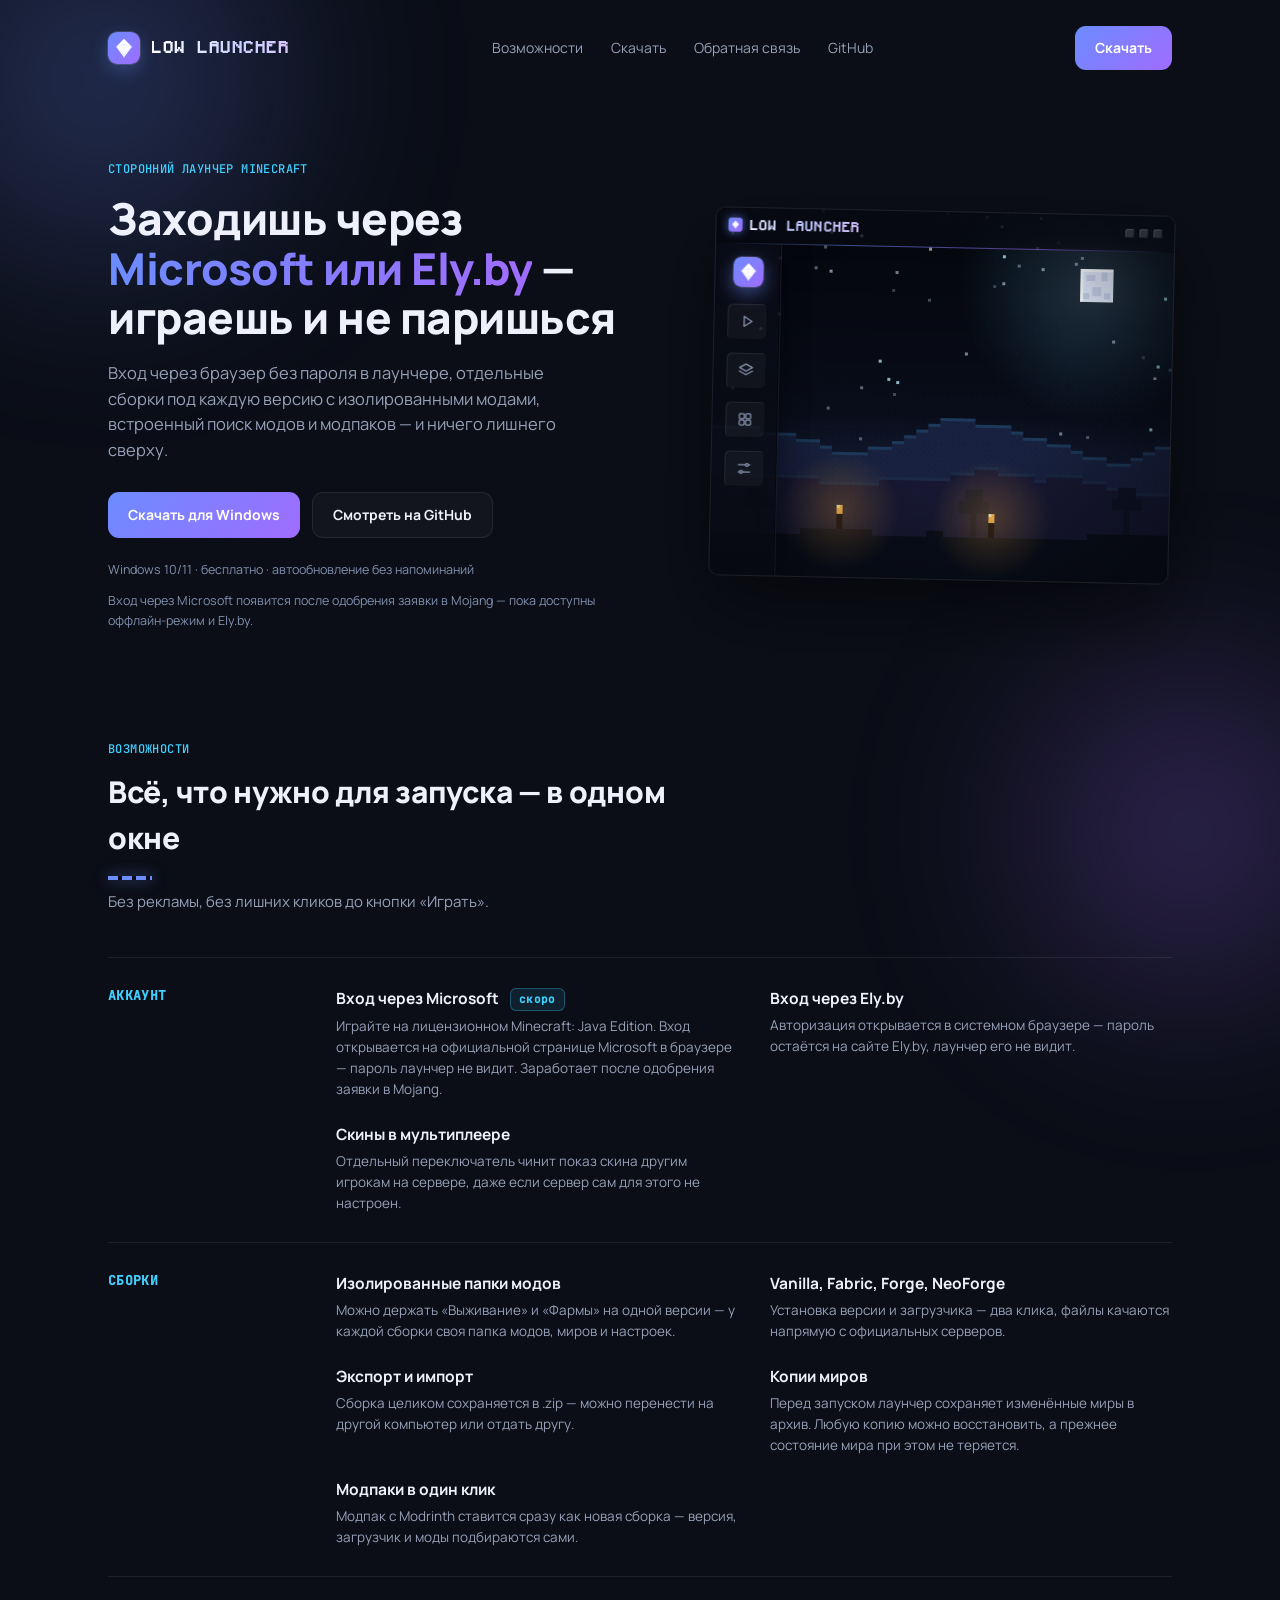
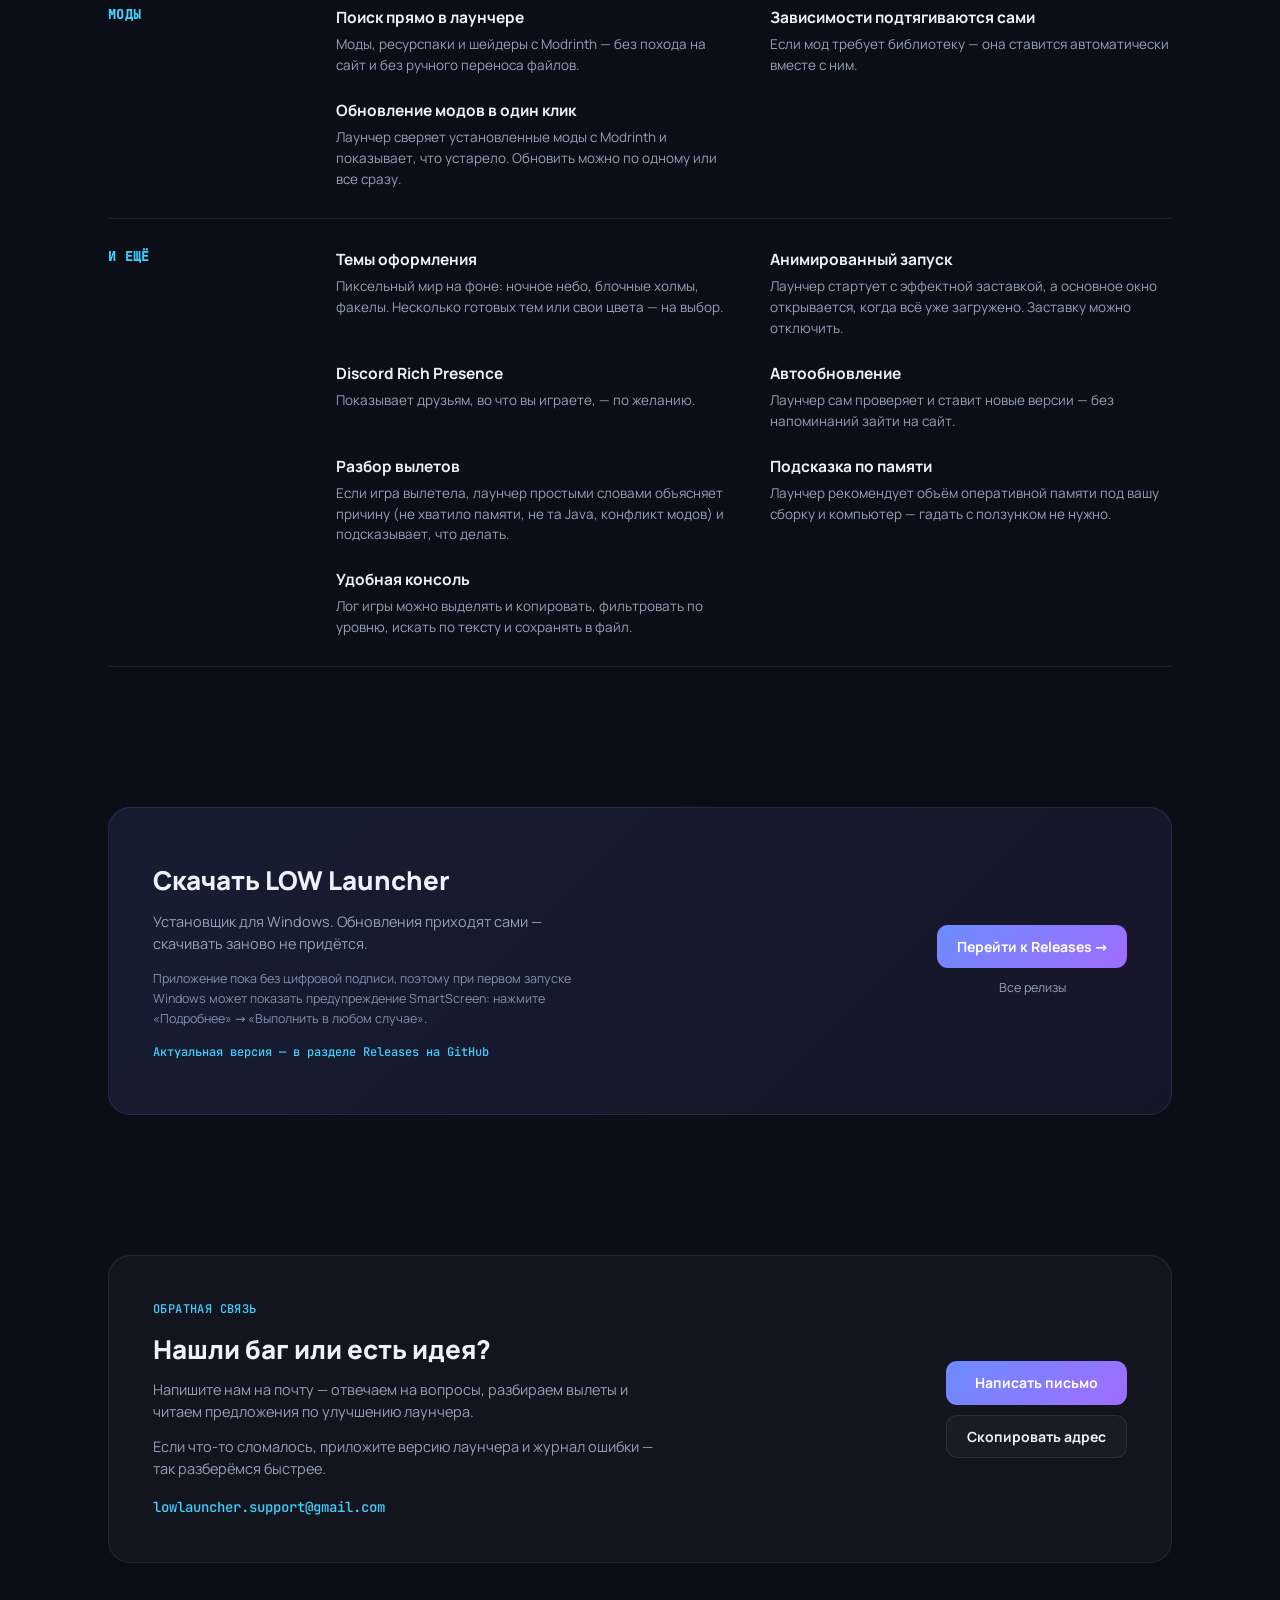
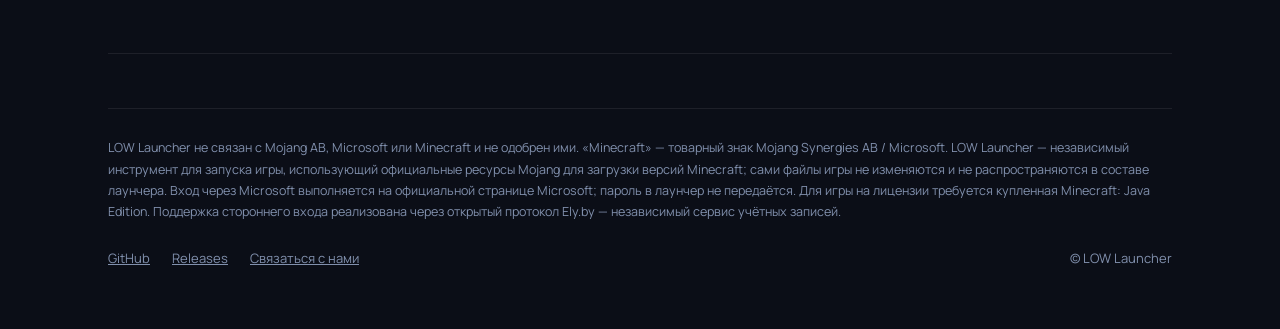
<file: index.html>
<!DOCTYPE html>
<html lang="ru">
<head>
<meta charset="UTF-8" />
<meta name="viewport" content="width=device-width, initial-scale=1" />
<title>LOW Launcher — лаунчер Minecraft с входом через Microsoft и Ely.by, менеджером модов и темами</title>
<meta name="description" content="LOW Launcher — сторонний лаунчер Minecraft: вход через Microsoft и Ely.by, изолированные сборки, менеджер модов Modrinth, автообновление, Discord Rich Presence." />
<link rel="icon" href="favicon.ico?v=1" sizes="32x32">
<link rel="icon" href="favicon.svg?v=1" type="image/svg+xml">
<link rel="apple-touch-icon" href="apple-touch-icon.png?v=1">
<link rel="manifest" href="site.webmanifest?v=1">
<meta name="theme-color" content="#0b0e17">
<meta name="color-scheme" content="dark">
<meta name="referrer" content="strict-origin-when-cross-origin">
<meta property="og:type" content="website">
<meta property="og:site_name" content="LOW Launcher">
<meta property="og:locale" content="ru_RU">
<meta property="og:title" content="LOW Launcher — лаунчер Minecraft с входом через Microsoft и Ely.by, менеджером модов и темами">
<meta property="og:description" content="LOW Launcher — сторонний лаунчер Minecraft: вход через Microsoft и Ely.by, изолированные сборки, менеджер модов Modrinth, автообновление, Discord Rich Presence.">
<meta property="og:url" content="https://www.lowlauncher.ru/">
<meta property="og:image" content="https://www.lowlauncher.ru/og-image.png">
<meta property="og:image:width" content="1200">
<meta property="og:image:height" content="630">
<meta property="og:image:alt" content="LOW Launcher — кристалл-логотип на тёмном фоне">
<meta name="twitter:card" content="summary_large_image">
<meta name="twitter:image" content="https://www.lowlauncher.ru/og-image.png">
<link rel="preload" href="fonts/manrope-cyrillic.woff2" as="font" type="font/woff2" crossorigin>
<link rel="preload" href="fonts/manrope-latin.woff2" as="font" type="font/woff2" crossorigin>
<link rel="preload" href="fonts/jetbrains-mono-cyrillic.woff2" as="font" type="font/woff2" crossorigin>
<link rel="preload" href="fonts/jetbrains-mono-latin.woff2" as="font" type="font/woff2" crossorigin>
<link rel="stylesheet" href="fonts/fonts.css">
<script>document.documentElement.classList.add('js')</script>
<style>
  :root{
    --bg:#0b0e17; --bg-2:#0e1220;
    --panel:rgba(255,255,255,0.03); --panel-border:rgba(255,255,255,0.08);
    --text:#eef1fb; --dim:#96a0b7; --dim-2:#8190ad;
    --a1:#6c8cff; --a2:#a06cff; --a3:#3fd0ff;
    --mono:'JetBrains Mono', monospace;
  }
  *{box-sizing:border-box; margin:0; padding:0;}
  html{scroll-behavior:smooth;}
  body{
    background:var(--bg); color:var(--text);
    font-family:'Manrope', system-ui, sans-serif;
    line-height:1.55; -webkit-font-smoothing:antialiased;
    overflow-x:hidden;
  }
  a{color:inherit;}
  a:focus-visible, button:focus-visible{outline:2px solid var(--a3); outline-offset:3px; border-radius:6px;}
  img{max-width:100%;}

  .bg-orb{position:fixed; border-radius:50%; filter:blur(90px); pointer-events:none; z-index:0; opacity:.35;}
  .orb-1{animation:drift 20s ease-in-out infinite alternate; width:520px; height:520px; top:-180px; left:-160px; background:radial-gradient(circle, var(--a1), transparent 70%);}
  .orb-2{animation:drift-rev 24s ease-in-out infinite alternate; width:460px; height:460px; bottom:-160px; right:-140px; background:radial-gradient(circle, var(--a2), transparent 70%);}

  .wrap{max-width:1120px; margin:0 auto; padding:0 28px; position:relative; z-index:1;}

  /* ---- Nav ---- */
  nav{display:flex; align-items:center; justify-content:space-between; padding:26px 0;}
  .brand{display:flex; align-items:center; gap:10px; font-weight:800; font-size:16px; letter-spacing:.2px;}
  .brand-logo{width:30px; height:30px; border-radius:9px; flex-shrink:0; box-shadow:0 6px 18px rgba(108,140,255,.35);}
  nav .links{display:flex; gap:28px; font-size:14px; color:var(--dim);}
  nav .links a{position:relative; text-decoration:none; transition:color .2s;}
  nav .links a::after{content:""; position:absolute; left:0; right:0; bottom:-4px; height:1px; background:var(--a1); transform:scaleX(0); transform-origin:left; transition:transform .25s ease;}
  nav .links a:hover{color:var(--text);}
  nav .links a:hover::after{transform:scaleX(1);}
  .btn{
    display:inline-flex; align-items:center; gap:8px;
    padding:11px 20px; border-radius:11px; font-size:14px; font-weight:700;
    border:1px solid var(--panel-border); cursor:pointer; text-decoration:none;
    transition:translate .2s ease, filter .2s ease, border-color .2s ease, box-shadow .2s ease;
  }
  .btn:hover{translate:0 -2px;}
  .btn:active{translate:0 0;}
  .btn-primary{background:linear-gradient(135deg, var(--a1), var(--a2)); color:#fff; border:none;}
  .btn-primary:hover{filter:brightness(1.08); box-shadow:0 10px 26px rgba(108,140,255,.35);}
  .btn-ghost{background:var(--panel); color:var(--text);}
  .btn-ghost:hover{border-color:rgba(255,255,255,0.22);}

  /* ---- Hero ---- */
  header.hero{padding:64px 0 40px; display:grid; grid-template-columns:1fr 460px; gap:56px; align-items:center;}
  header.hero > div:first-child > *{animation:rise .8s cubic-bezier(.2,.7,.2,1) both;}
  header.hero > div:first-child > :nth-child(2){animation-delay:.08s;}
  header.hero > div:first-child > :nth-child(3){animation-delay:.18s;}
  header.hero > div:first-child > :nth-child(4){animation-delay:.28s;}
  header.hero > div:first-child > :nth-child(5){animation-delay:.36s;}
  .eyebrow{font-family:var(--mono); font-size:12px; color:var(--a3); letter-spacing:.4px;}
  h1{font-size:44px; font-weight:800; line-height:1.12; margin:16px 0 18px; letter-spacing:-.5px;}
  h1 span{background:linear-gradient(90deg, var(--a1), var(--a2), var(--a1)); background-size:200% 100%; -webkit-background-clip:text; background-clip:text; color:transparent; animation:shimmer 9s linear infinite;}
  .hero p.lead{font-size:16.5px; color:var(--dim); max-width:480px; margin-bottom:30px;}
  .hero-ctas{display:flex; gap:12px; flex-wrap:wrap; margin-bottom:22px;}
  .hero-note{font-size:12.5px; color:var(--dim-2);}

  /* ---- Mockup of the actual app UI (Pixel World, как в самом лаунчере) ---- */
  .mock{
    --corner:rgba(120,150,255,.78); --frame:#b4c3ff;
    --pix:'Monocraft','Manrope',sans-serif;
    position:relative; background:#05070d;
    border:1px solid rgba(255,255,255,.1); border-radius:10px;
    box-shadow:0 30px 80px rgba(0,0,0,.55), inset 1px 1px 0 rgba(255,255,255,.06), inset -1px -1px 0 rgba(0,0,0,.45);
    overflow:hidden; transform:rotate(1.2deg);
    animation:mock-in 1s cubic-bezier(.2,.7,.2,1) .25s both, float 7s ease-in-out 1.3s infinite;
  }
  .mock-scene{position:absolute; inset:0; width:100%; height:100%; image-rendering:pixelated; image-rendering:crisp-edges; background:linear-gradient(180deg,#04060c,#0b1124 60%,#141c38);}
  .mock-vig{position:absolute; inset:0; pointer-events:none; background:radial-gradient(ellipse at 50% 42%, transparent 38%, rgba(2,4,9,.6) 100%);}
  .mock-stars,.mock-embers{position:absolute; inset:0; pointer-events:none; overflow:hidden;}
  .mock-stars i{position:absolute; width:3px; height:3px; background:#dfe8ff; opacity:0; animation:twinkle var(--dur,5s) ease-in-out var(--delay,0s) infinite;}
  .mock-embers i{position:absolute; bottom:-8px; width:3px; height:3px; background:var(--c,#6c8cff); opacity:0; box-shadow:0 0 6px var(--c,#6c8cff); animation:ember var(--dur,18s) linear var(--delay,0s) infinite;}

  .mock-bar{position:relative; z-index:2; display:flex; align-items:center; justify-content:space-between; padding:8px 12px;
    background:linear-gradient(180deg, rgba(7,10,18,.92), rgba(7,10,18,.66)); box-shadow:0 1px 0 rgba(0,0,0,.55);}
  .mock-bar::after{content:""; position:absolute; left:0; right:0; bottom:-1px; height:1px; background:linear-gradient(90deg, transparent, #6c8cff 30%, #a06cff 70%, transparent); opacity:.55;}
  .mock-wtitle{display:flex; align-items:center; gap:8px; font-family:var(--pix); font-weight:700; font-size:12px; letter-spacing:.1em;
    background:linear-gradient(90deg,#fff,#bccaff,#d6c1ff); -webkit-background-clip:text; background-clip:text; color:transparent;}
  .mock-wtitle img{width:14px; height:14px; filter:drop-shadow(0 0 5px rgba(108,140,255,.7));}
  .mock-wctl{display:flex; gap:5px;}
  .mock-dot{width:9px; height:9px; border-radius:2px; background:rgba(255,255,255,.14); box-shadow:inset 1px 1px 0 rgba(255,255,255,.12), inset -1px -1px 0 rgba(0,0,0,.4);}

  .mock-body{position:relative; z-index:1; display:flex; height:332px;}
  .mock-side{width:66px; background:linear-gradient(180deg, rgba(10,13,23,.82), rgba(7,9,17,.8)); border-right:1px solid rgba(255,255,255,.055);
    box-shadow:inset -1px 0 0 rgba(0,0,0,.45), 6px 0 24px rgba(0,0,0,.3);
    display:flex; flex-direction:column; align-items:center; padding:14px 0; gap:13px;}
  .mock-logo{width:30px; height:30px; border-radius:8px; margin-bottom:4px; box-shadow:0 0 0 1px rgba(255,255,255,.12), 0 6px 18px rgba(108,140,255,.5);}
  /* hotbar slots */
  .mock-nav{position:relative; width:40px; height:36px; border-radius:5px; background:rgba(255,255,255,.035);
    box-shadow:inset 1px 1px 0 rgba(255,255,255,.075), inset -1px -1px 0 rgba(0,0,0,.5);
    display:flex; align-items:center; justify-content:center; color:#8592ad; animation:icon-cycle 8s ease-in-out infinite;}
  .mock-nav svg{position:relative; z-index:1; width:17px; height:17px; fill:none; stroke:currentColor; stroke-width:1.8; stroke-linecap:round; stroke-linejoin:round;}
  .mock-nav:nth-child(2){animation-delay:0s;} .mock-nav:nth-child(3){animation-delay:2s;}
  .mock-nav:nth-child(4){animation-delay:4s;} .mock-nav:nth-child(5){animation-delay:6s;}
  .mock-nav::after{content:""; position:absolute; inset:0; border-radius:5px; opacity:0;
    background:linear-gradient(165deg, rgba(108,140,255,.38), rgba(160,108,255,.24));
    box-shadow:inset 1px 1px 0 rgba(255,255,255,.2), inset -1px -1px 0 rgba(0,0,0,.35), 0 0 0 2px rgba(5,7,13,.92), 0 0 0 4px var(--frame), 0 0 22px rgba(108,140,255,.5);
    animation:nav-cycle 8s ease-in-out infinite;}
  .mock-nav:nth-child(2)::after{animation-delay:0s;} .mock-nav:nth-child(3)::after{animation-delay:2s;}
  .mock-nav:nth-child(4)::after{animation-delay:4s;} .mock-nav:nth-child(5)::after{animation-delay:6s;}

  .mock-main{flex:1; position:relative; min-width:0; overflow:hidden;}
  /* Four stacked mini-screens, one per hotbar slot; same 8s loop and 0/2/4/6s offsets as .mock-nav. */
  .mock-screen{position:absolute; inset:20px 22px; display:flex; flex-direction:column; justify-content:space-between;
    opacity:0; pointer-events:none; animation:screen-cycle 8s ease-in-out infinite;}
  .mock-screen:nth-child(1){animation-delay:0s;} .mock-screen:nth-child(2){animation-delay:2s;}
  .mock-screen:nth-child(3){animation-delay:4s;} .mock-screen:nth-child(4){animation-delay:6s;}
  .mock-title{font-family:var(--pix); font-size:10px; letter-spacing:.04em; color:#a3afca; display:flex; align-items:center; gap:8px;}
  .mock-title::before{content:""; width:7px; height:7px; flex-shrink:0; background:#6c8cff; box-shadow:0 0 9px #6c8cff, inset -2px -2px 0 rgba(0,0,0,.3);}
  .mock-h{font-family:var(--pix); font-weight:700; font-size:16px; margin-top:8px; filter:drop-shadow(0 2px 0 rgba(0,0,0,.5));}
  .mock-h b{background:linear-gradient(90deg,#fff,#a9bbff 62%,#cdb4ff); -webkit-background-clip:text; background-clip:text; color:transparent;}
  .mock-h::after{content:""; display:block; width:36px; height:3px; margin:8px 0 2px; background:repeating-linear-gradient(90deg,#6c8cff 0 8px,transparent 8px 11px); box-shadow:0 0 12px rgba(108,140,255,.6);}

  /* inventory panel: bevel + corner brackets */
  .mock-card,.mock-row,.mock-advice{
    border:1px solid rgba(255,255,255,.065); border-radius:6px;
    background:
      linear-gradient(var(--corner),var(--corner)) left top/9px 2px no-repeat, linear-gradient(var(--corner),var(--corner)) left top/2px 9px no-repeat,
      linear-gradient(var(--corner),var(--corner)) right top/9px 2px no-repeat, linear-gradient(var(--corner),var(--corner)) right top/2px 9px no-repeat,
      linear-gradient(var(--corner),var(--corner)) left bottom/9px 2px no-repeat, linear-gradient(var(--corner),var(--corner)) left bottom/2px 9px no-repeat,
      linear-gradient(var(--corner),var(--corner)) right bottom/9px 2px no-repeat, linear-gradient(var(--corner),var(--corner)) right bottom/2px 9px no-repeat,
      linear-gradient(180deg, rgba(21,26,42,.82), rgba(11,15,26,.86));
    box-shadow:inset 1px 1px 0 rgba(255,255,255,.05), inset -1px -1px 0 rgba(0,0,0,.4), 0 10px 24px rgba(0,0,0,.35);
  }
  .mock-card{margin-top:10px; padding:10px 13px; font-size:12px; color:#9aa6c0; display:flex; justify-content:space-between; align-items:center;}
  .mock-card span:last-child{font-family:var(--pix); font-size:10.5px; color:#e4eaff;}
  .mock-row{display:flex; align-items:center; gap:10px; padding:7px 10px; margin-top:7px; font-size:12px; min-width:0;}
  .mock-row.on{border-color:rgba(108,140,255,.5); box-shadow:inset 1px 1px 0 rgba(255,255,255,.07), inset -1px -1px 0 rgba(0,0,0,.4), 0 0 18px rgba(108,140,255,.16);}

  /* the chunky pressable PLAY block */
  .mock-play{align-self:flex-start; margin-top:12px; padding:10px 30px 14px; border-radius:6px; font-family:var(--pix); font-weight:700; font-size:15px; letter-spacing:.08em; color:#fff;
    background:linear-gradient(180deg,#a9bbff 0%,#6c8cff 42%,#a06cff 100%); text-shadow:0 2px 0 rgba(0,0,0,.38);
    box-shadow:inset 0 2px 0 rgba(255,255,255,.4), inset 0 -5px 0 rgba(0,0,0,.27), 0 0 0 1px rgba(0,0,0,.55), 0 10px 26px rgba(108,140,255,.4);
    animation:play-press 2.8s ease-in-out infinite;}
  @keyframes play-press{0%,70%,100%{transform:translateY(0);} 78%{transform:translateY(2px); box-shadow:inset 0 2px 0 rgba(255,255,255,.3), inset 0 -2px 0 rgba(0,0,0,.27), 0 0 0 1px rgba(0,0,0,.55), 0 4px 14px rgba(108,140,255,.4);} 88%{transform:translateY(0);}}

  /* XP-bar progress */
  .mock-xpl{display:flex; justify-content:space-between; margin-top:12px; font-family:var(--pix); font-size:9.5px; color:#a3afca;}
  .mock-xp{position:relative; height:13px; margin-top:6px; border-radius:3px; background:#04060b; box-shadow:inset 0 2px 5px rgba(0,0,0,.8), 0 0 0 1px rgba(255,255,255,.09); overflow:hidden;}
  .mock-xp b{position:absolute; left:0; top:0; bottom:0; width:12%; border-radius:2px; background:linear-gradient(180deg,#cfeaff 0%,#3fd0ff 22%,#6c8cff 62%,#a06cff 100%); box-shadow:0 0 14px rgba(108,140,255,.7), inset 0 1px 0 rgba(255,255,255,.45); animation:xp-fill 8s ease-in-out infinite;}
  .mock-xp::after{content:""; position:absolute; inset:0; background:repeating-linear-gradient(90deg, transparent 0 12px, rgba(0,0,0,.5) 12px 14px);}
  @keyframes xp-fill{0%{width:10%;} 20%,100%{width:100%;}}

  /* mini-screen building blocks */
  .mock-grow{flex:1; min-width:0;}
  .mock-grow b{display:block; font-weight:700; color:var(--text); white-space:nowrap; overflow:hidden; text-overflow:ellipsis;}
  .mock-grow small{display:block; font-size:10.5px; color:#8190ad; white-space:nowrap; overflow:hidden; text-overflow:ellipsis;}
  .mock-badge{flex-shrink:0; font-family:var(--pix); font-size:9px; padding:3px 6px; border-radius:3px;}
  .mock-badge.fabric{background:rgba(63,208,255,.14); color:#3fd0ff;}
  .mock-badge.forge{background:rgba(255,166,77,.14); color:#ffa64d;}
  .mock-badge.vanilla{background:rgba(63,185,80,.14); color:#3fb950;}
  .mock-pill{flex-shrink:0; font-size:10px; font-weight:700; padding:4px 9px; border-radius:4px; background:rgba(255,255,255,.07); color:#9aa6c0; white-space:nowrap; box-shadow:inset 0 1px 0 rgba(255,255,255,.08), inset 0 -2px 0 rgba(0,0,0,.35);}
  .mock-pill.accent{background:linear-gradient(180deg,#8ea4ff,#6c8cff 45%,#a06cff); color:#fff; text-shadow:0 1px 0 rgba(0,0,0,.35); box-shadow:inset 0 1px 0 rgba(255,255,255,.35), inset 0 -2px 0 rgba(0,0,0,.25), 0 0 0 1px rgba(0,0,0,.45);}
  .mock-pill.ok{background:rgba(63,185,80,.14); color:#3fb950;}
  /* block icons with bevel */
  .mock-ico{width:26px; height:26px; border-radius:3px; flex-shrink:0; background:linear-gradient(135deg,#6c8cff,#7a58d8); box-shadow:inset 2px 2px 0 rgba(255,255,255,.25), inset -2px -2px 0 rgba(0,0,0,.3), 0 0 0 1px rgba(0,0,0,.5);}
  .mock-ico.g{background:linear-gradient(135deg,#3fd0ff,#3b6fd8);}
  .mock-ico.p{background:linear-gradient(135deg,#a06cff,#e060b0);}
  .mock-foot{align-self:flex-start; margin-top:10px; padding:8px 14px; border-radius:6px; font-size:11.5px; font-weight:700; color:#9aa6c0;
    border:1px dashed rgba(255,255,255,.18); background:rgba(255,255,255,.025);}
  /* inset text field */
  .mock-search{display:flex; align-items:center; gap:8px; margin-top:10px; padding:8px 11px; border-radius:6px; font-size:12px; color:var(--text);
    background:#070a12; border:1px solid rgba(108,140,255,.5); box-shadow:inset 0 2px 5px rgba(0,0,0,.6), 0 0 0 2px rgba(108,140,255,.18);}
  .mock-search::after{content:""; width:2px; height:13px; background:#3fd0ff; animation:caret 1s steps(1) infinite;}
  .mock-search span{color:#8190ad;}
  /* slider with a block thumb */
  .mock-slider{position:relative; height:6px; background:rgba(0,0,0,.55); border:1px solid rgba(255,255,255,.08); margin:14px 2px 6px;}
  .mock-slider b{position:absolute; left:0; top:0; bottom:0; width:28%; background:linear-gradient(90deg,#6c8cff,#a06cff); animation:mem-fill 8s ease-in-out 6s infinite;}
  .mock-slider i{position:absolute; top:50%; left:28%; width:12px; height:20px; margin:-10px 0 0 -6px; border-radius:3px;
    background:linear-gradient(180deg,#a9bbff,#a06cff); box-shadow:inset 0 1px 0 rgba(255,255,255,.5), inset 0 -3px 0 rgba(0,0,0,.3), 0 0 0 1px rgba(0,0,0,.6), 0 4px 10px rgba(0,0,0,.5); animation:mem-thumb 8s ease-in-out 6s infinite;}
  .mock-memrow{display:flex; justify-content:space-between; align-items:baseline; margin-top:12px; font-size:12px; color:#9aa6c0;}
  .mock-val{display:inline-grid; font-family:var(--pix); font-size:12px; color:var(--text); font-weight:700;}
  .mock-val span{grid-area:1/1; text-align:right;}
  .mock-val .v1{animation:val-a 8s ease-in-out 6s infinite;}
  .mock-val .v2{opacity:0; animation:val-b 8s ease-in-out 6s infinite;}
  .mock-advice{margin-top:8px; padding:8px 10px; font-size:11px; line-height:1.45; color:#c9d1d9; border-color:rgba(63,185,80,.3);}
  /* block lever switch */
  .mock-switch{flex-shrink:0; position:relative; width:34px; height:17px; border-radius:3px; background:linear-gradient(180deg,#6c8cff,#a06cff); box-shadow:inset 0 2px 5px rgba(0,0,0,.35), 0 0 0 1px rgba(0,0,0,.45);}
  .mock-switch::after{content:""; position:absolute; top:3px; right:3px; width:11px; height:11px; border-radius:2px; background:#fff; box-shadow:inset 0 -2px 0 rgba(0,0,0,.22), 0 1px 3px rgba(0,0,0,.5);}

  /* ---- Features ---- */
  .section{padding:70px 0;}
  .section-head{max-width:560px; margin-bottom:44px;}
  .section-head .eyebrow{margin-bottom:10px;}
  .section-head h2{font-size:30px; font-weight:800; letter-spacing:-.3px;}
  .section-head h2::after{content:""; display:block; width:44px; height:4px; margin-top:14px; background:repeating-linear-gradient(90deg,var(--a1) 0 10px,transparent 10px 14px); box-shadow:0 0 14px rgba(108,140,255,.55);}
  .section-head p{color:var(--dim); margin-top:10px; font-size:15px;}

  .feat-group{display:grid; grid-template-columns:200px 1fr; gap:28px; padding:28px 0; border-top:1px solid var(--panel-border);}
  .feat-group:last-child{border-bottom:1px solid var(--panel-border);}
  .feat-cat{font-size:13px; font-weight:700; color:var(--a3); font-family:var(--mono); letter-spacing:.3px;}
  .feat-list{display:grid; grid-template-columns:1fr 1fr; gap:22px 32px;}
  .feat-item h3{font-size:15.5px; font-weight:700; margin-bottom:5px;}
  .feat-item p{font-size:13.5px; color:var(--dim);}

  /* ---- Download ---- */
  .dl{
    border-radius:22px; padding:52px 44px;
    background:linear-gradient(135deg, rgba(108,140,255,.12), rgba(160,108,255,.08));
    border:1px solid rgba(255,255,255,.08);
    display:flex; align-items:center; justify-content:space-between; gap:32px; flex-wrap:wrap;
  }
  .dl h2{font-size:26px; font-weight:800; margin-bottom:10px;}
  .dl p{color:var(--dim); font-size:14.5px; max-width:420px;}
  .dl-note{display:block; font-size:12.5px; color:var(--dim-2); max-width:440px; margin-top:14px; line-height:1.6;}
  .soon{display:inline-block; margin-left:8px; padding:2px 8px; border-radius:6px; font-family:var(--mono); font-size:11px; font-weight:700; letter-spacing:.3px; color:var(--a3); background:rgba(63,208,255,.1); border:1px solid rgba(63,208,255,.3); vertical-align:middle;}
  .soon-note{margin-top:12px; max-width:520px; font-size:12.5px; color:var(--dim-2);}
  .dl-version{font-family:var(--mono); font-size:12px; color:var(--a3); margin-top:14px; display:block;}


  .dl-actions{display:flex; flex-direction:column; align-items:center; gap:10px;}
  .dl-all{font-size:12.5px; color:var(--dim); text-decoration:none;}
  .dl-all:hover{color:var(--text); text-decoration:underline;}

  /* ---- Feedback ---- */
  .fb{
    border-radius:22px; padding:44px;
    background:var(--panel); border:1px solid var(--panel-border);
    display:grid; grid-template-columns:1fr auto; gap:32px; align-items:center;
  }
  .fb h2{font-size:26px; font-weight:800; margin-bottom:10px;}
  .fb p{color:var(--dim); font-size:14.5px; max-width:520px;}
  .fb-hint{font-size:13px; margin-top:12px;}
  .fb-mail{font-family:var(--mono); font-size:14px; color:var(--a3); margin-top:16px; display:block; text-decoration:none; word-break:break-all;}
  .fb-mail:hover{text-decoration:underline;}
  .fb-actions{display:flex; flex-direction:column; gap:10px;}
  .fb-actions .btn{justify-content:center; font-family:inherit;}


  /* ---- Brand logo: мягкие эффекты (дыхание свечения, редкий блик, пиксельные искры, прыжок при наведении) ---- */
  .brand{gap:12px;}
  .brand-mark{position:relative; display:inline-block; width:32px; height:32px; flex-shrink:0;}
  .brand-logo-wrap{position:absolute; inset:0; border-radius:9px; overflow:hidden;
    box-shadow:0 0 0 1px rgba(255,255,255,.12), 0 6px 18px rgba(108,140,255,.32);
    animation:logo-breathe 5s ease-in-out infinite;}
  .brand-logo-wrap .brand-logo{display:block; width:100%; height:100%; border-radius:0; box-shadow:none;}
  .brand-logo-wrap::after{content:""; position:absolute; top:-20%; bottom:-20%; left:-70%; width:38%;
    background:linear-gradient(100deg, transparent, rgba(255,255,255,.7), transparent); transform:skewX(-20deg);
    animation:logo-sheen 9s ease-in-out 2s infinite;}
  .brand-fx{position:absolute; inset:0; pointer-events:none;}
  .brand-fx i{position:absolute; bottom:60%; width:3px; height:3px; background:var(--c,#9fb2ff); opacity:0; box-shadow:0 0 6px var(--c,#9fb2ff);
    animation:logo-ember 6.5s linear infinite;}
  .brand-fx i:nth-child(1){left:18%; --c:#8fa6ff; animation-delay:0s;}
  .brand-fx i:nth-child(2){left:52%; --c:#c4a2ff; animation-delay:2.2s; width:2px; height:2px;}
  .brand-fx i:nth-child(3){left:80%; --c:#6fdcff; animation-delay:4.3s;}
  .brand:hover .brand-logo-wrap{animation:logo-breathe 5s ease-in-out infinite, logo-hop .55s steps(5) 1;}
  .brand:hover .brand-logo-wrap::after{animation:logo-sheen .9s ease-out 1;}
  .brand-name{font-family:'Monocraft','Manrope',sans-serif; font-weight:700; font-size:15px; letter-spacing:.1em;
    background:linear-gradient(90deg,#fff,#c9d4ff 60%,#d9c6ff); -webkit-background-clip:text; background-clip:text; color:transparent;}
  @keyframes logo-breathe{0%,100%{box-shadow:0 0 0 1px rgba(255,255,255,.12), 0 6px 16px rgba(108,140,255,.28);} 50%{box-shadow:0 0 0 1px rgba(255,255,255,.18), 0 8px 26px rgba(160,108,255,.5);}}
  @keyframes logo-sheen{0%{left:-70%;} 12%,100%{left:150%;}}
  @keyframes logo-ember{0%{transform:translate(0,0); opacity:0;} 12%{opacity:.8;} 70%{opacity:.35;} 100%{transform:translate(var(--dx,6px),-30px); opacity:0;}}
  .brand-fx i:nth-child(2){--dx:-7px;}
  @keyframes logo-hop{0%{transform:translateY(0);} 30%{transform:translateY(-4px);} 60%{transform:translateY(0);} 80%{transform:translateY(-1px);} 100%{transform:translateY(0);}}

  /* ---- What's new ---- */
  .wn{margin-top:18px; border-radius:18px; padding:26px 30px; background:var(--panel); border:1px solid var(--panel-border);}
  .wn[hidden]{display:none;}
  .wn-head{display:flex; align-items:baseline; gap:12px; flex-wrap:wrap; margin-bottom:14px;}
  .wn-head h3{font-size:17px; font-weight:800;}
  .wn-ver{font-family:var(--mono); font-size:12px; color:var(--a3);}
  .wn-sec{font-family:var(--mono); font-size:11.5px; letter-spacing:.3px; color:var(--a3); margin:14px 0 6px;}
  .wn ul{list-style:none; display:grid; gap:8px;}
  .wn li{position:relative; padding-left:18px; font-size:13.5px; color:var(--dim); line-height:1.55;}
  .wn li::before{content:""; position:absolute; left:2px; top:.62em; width:6px; height:6px; border-radius:2px; background:linear-gradient(135deg,var(--a1),var(--a2));}
  .wn-more{display:inline-block; margin-top:14px; font-size:12.5px; color:var(--dim); text-decoration:none;}
  .wn-more:hover{color:var(--text); text-decoration:underline;}
  @media (max-width:880px){ .wn{padding:22px 20px;} }

  /* ---- Animations ---- */
  @keyframes twinkle{0%,100%{opacity:0;} 50%{opacity:.85;}}
  @keyframes ember{0%{transform:translate3d(0,0,0) rotate(45deg); opacity:0;} 10%{opacity:.7;} 85%{opacity:.35;} 100%{transform:translate3d(var(--dx,30px),-380px,0) rotate(225deg); opacity:0;}}
  @keyframes rise{from{opacity:0; translate:0 18px;} to{opacity:1; translate:0 0;}}
  @keyframes mock-in{from{opacity:0; scale:.94;} to{opacity:1; scale:1;}}
  @keyframes float{0%,100%{translate:0 0;} 50%{translate:0 -10px;}}
  @keyframes shimmer{to{background-position:200% 0;}}
  @keyframes drift{to{translate:70px 50px;}}
  @keyframes drift-rev{to{translate:-60px -45px;}}
  @keyframes nav-cycle{0%{opacity:0;} 6%,22%{opacity:1;} 30%,100%{opacity:0;}}
  @keyframes icon-cycle{0%{color:var(--dim-2);} 6%,22%{color:#dbe2ff;} 30%,100%{color:var(--dim-2);}}
  @keyframes screen-cycle{0%,1%{opacity:0; translate:0 10px;} 7%,22%{opacity:1; translate:0 0;} 25%,100%{opacity:0; translate:0 -6px;}}
  @keyframes caret{50%{opacity:0;}}
  @keyframes mem-fill{0%,6%{width:28%;} 15%,100%{width:62%;}}
  @keyframes mem-thumb{0%,6%{left:28%;} 15%,100%{left:62%;}}
  @keyframes val-a{0%,7%{opacity:1;} 10%,100%{opacity:0;}}
  @keyframes val-b{0%,9%{opacity:0;} 13%,100%{opacity:1;}}
  @keyframes play-pulse{
    0%,100%{box-shadow:0 10px 26px rgba(108,140,255,.35);}
    50%{box-shadow:0 12px 38px rgba(160,108,255,.6);}
  }
  .js .reveal{opacity:0; translate:0 22px; transition:opacity .7s ease, translate .7s cubic-bezier(.2,.7,.2,1);}
  .js .reveal.in{opacity:1; translate:0 0;}

  @media (prefers-reduced-motion:reduce){
    *,*::before,*::after{animation:none !important; transition:none !important;}
    html{scroll-behavior:auto;}
    .js .reveal{opacity:1; translate:none;}
    .mock-nav:nth-child(2)::after{opacity:1;}
    .mock-nav:nth-child(2){color:#dbe2ff;}
    .mock-screen:nth-child(1){opacity:1;}
    .mock-xp b{width:100%;}
    .mock-stars i{opacity:.5;}
    .mock-embers{display:none;}
  }

  /* ---- Disclaimer ---- */
  .disclaimer{
    font-size:12.5px; color:var(--dim-2); line-height:1.7;
    border-top:1px solid var(--panel-border); padding-top:28px; margin-top:10px;
  }

  footer{padding:44px 0 60px; border-top:1px solid var(--panel-border); margin-top:20px;}
  .footer-row{display:flex; justify-content:space-between; align-items:center; flex-wrap:wrap; gap:16px; font-size:13px; color:var(--dim-2);}
  .footer-links{display:flex; gap:22px;}
  .footer-links a:hover{color:var(--text);}

  @media (max-width:400px){
    .hide-xs{display:none;}
  }

  @media (max-width:880px){
    header.hero{grid-template-columns:1fr; padding-top:36px;}
    .mock{transform:none; order:-1;}
    h1{font-size:32px;}
    nav .links{display:none;}
    .feat-group{grid-template-columns:1fr; gap:12px;}
    .feat-list{grid-template-columns:1fr;}
    .dl{padding:36px 26px;}
    .mock-screen{inset:18px 16px;}
    .mock-pill.hide-sm{display:none;}
    .fb{grid-template-columns:1fr; padding:36px 26px;}
  }
</style>
</head>
<body>

<div class="bg-orb orb-1"></div>
<div class="bg-orb orb-2"></div>

<div class="wrap">
  <nav>
    <div class="brand">
      <span class="brand-mark"><span class="brand-logo-wrap"><img class="brand-logo" src="favicon.svg?v=1" alt="" width="32" height="32"></span><span class="brand-fx" aria-hidden="true"><i></i><i></i><i></i></span></span>
      <span class="brand-name">LOW LAUNCHER</span>
    </div>
    <div class="links">
      <a href="#features">Возможности</a>
      <a href="#download">Скачать</a>
      <a href="#feedback">Обратная связь</a>
      <a href="https://github.com/Groyz-soft/low-launcher" target="_blank" rel="noopener">GitHub</a>
    </div>
    <a class="btn btn-primary" href="#download">Скачать</a>
  </nav>

  <header class="hero">
    <div>
      <div class="eyebrow">СТОРОННИЙ ЛАУНЧЕР MINECRAFT</div>
      <h1>Заходишь через <span>Microsoft или Ely.by</span> — играешь и не паришься</h1>
      <p class="lead">
        Вход через браузер без пароля в лаунчере, отдельные сборки под каждую версию с изолированными модами,
        встроенный поиск модов и модпаков — и ничего лишнего сверху.
      </p>
      <div class="hero-ctas">
        <a class="btn btn-primary" href="#download">Скачать для Windows</a>
        <a class="btn btn-ghost" href="https://github.com/Groyz-soft/low-launcher" target="_blank" rel="noopener">Смотреть на GitHub</a>
      </div>
      <div class="hero-note">Windows 10/11 · бесплатно · автообновление без напоминаний</div>
      <div class="soon-note">Вход через Microsoft появится после одобрения заявки в Mojang — пока доступны оффлайн-режим и Ely.by.</div>
    </div>

    <div class="mock" aria-hidden="true">
      <canvas class="mock-scene" id="mockScene"></canvas>
      <div class="mock-stars" id="mockStars"></div>
      <div class="mock-embers" id="mockEmbers"></div>
      <div class="mock-vig"></div>
      <div class="mock-bar">
        <div class="mock-wtitle"><img src="favicon.svg?v=1" alt="">LOW LAUNCHER</div>
        <div class="mock-wctl"><span class="mock-dot"></span><span class="mock-dot"></span><span class="mock-dot"></span></div>
      </div>
      <div class="mock-body">
        <div class="mock-side">
          <img class="mock-logo" src="favicon.svg?v=1" alt="">
          <div class="mock-nav"><svg viewBox="0 0 24 24"><path d="M8 5v14l11-7z"/></svg></div>
          <div class="mock-nav"><svg viewBox="0 0 24 24"><path d="M12 3l9 5-9 5-9-5 9-5z"/><path d="M3 13l9 5 9-5"/></svg></div>
          <div class="mock-nav"><svg viewBox="0 0 24 24"><rect x="4" y="4" width="7" height="7" rx="1.5"/><rect x="13" y="4" width="7" height="7" rx="1.5"/><rect x="4" y="13" width="7" height="7" rx="1.5"/><rect x="13" y="13" width="7" height="7" rx="1.5"/></svg></div>
          <div class="mock-nav"><svg viewBox="0 0 24 24"><path d="M4 7h10M18 7h2M4 17h2M10 17h10"/><circle cx="16" cy="7" r="2"/><circle cx="8" cy="17" r="2"/></svg></div>
        </div>
        <div class="mock-main">
          <div class="mock-screen">
            <div>
              <div class="mock-title">ДОБРО ПОЖАЛОВАТЬ</div>
              <div class="mock-h">Играть на <b>Fabric 26.3</b></div>
              <div class="mock-card"><span>Аккаунт</span><span>Ely.by ✓</span></div>
              <div class="mock-xpl"><span>Загрузка ресурсов</span><span>готово</span></div>
              <div class="mock-xp"><b></b></div>
            </div>
            <div class="mock-play">ИГРАТЬ</div>
          </div>

          <div class="mock-screen">
            <div>
              <div class="mock-title">МОИ СБОРКИ</div>
              <div class="mock-h">Свои моды <b>у каждой</b></div>
              <div class="mock-row on"><span class="mock-badge fabric">Fabric</span><div class="mock-grow"><b>Выживание</b><small>1.21 · 42 мода</small></div><span class="mock-pill hide-sm">Миры</span></div>
              <div class="mock-row"><span class="mock-badge forge">Forge</span><div class="mock-grow"><b>Моды на пвп</b><small>1.20.1 · 18 модов</small></div><span class="mock-pill hide-sm">Миры</span></div>
              <div class="mock-row hide-xs"><span class="mock-badge vanilla">Vanilla</span><div class="mock-grow"><b>Фармы</b><small>1.21 · без модов</small></div><span class="mock-pill hide-sm">Миры</span></div>
            </div>
            <div class="mock-foot">+ Создать сборку</div>
          </div>

          <div class="mock-screen">
            <div>
              <div class="mock-title">МОДЫ · MODRINTH</div>
              <div class="mock-search"><span>🔍</span>sodium</div>
              <div class="mock-row"><span class="mock-ico"></span><div class="mock-grow"><b>Sodium</b><small>Быстрая графика</small></div><span class="mock-pill accent">Установить</span></div>
              <div class="mock-row"><span class="mock-ico g"></span><div class="mock-grow"><b>Lithium</b><small>Быстрее игра и сервер</small></div><span class="mock-pill ok">Установлено ✓</span></div>
              <div class="mock-row"><span class="mock-ico p"></span><div class="mock-grow"><b>Iris Shaders</b><small>Доступно обновление</small></div><span class="mock-pill accent">Обновить</span></div>
            </div>
            <div class="mock-foot">Проверить обновления</div>
          </div>

          <div class="mock-screen">
            <div>
              <div class="mock-title">НАСТРОЙКИ</div>
              <div class="mock-h">Память <b>под сборку</b></div>
              <div class="mock-memrow"><span>Выделено</span><span class="mock-val"><span class="v1">3 ГБ</span><span class="v2">6 ГБ</span></span></div>
              <div class="mock-slider"><b></b><i></i></div>
              <div class="mock-advice">Рекомендуем 6 ГБ для сборки «Выживание» (модов: 42)</div>
              <div class="mock-row"><div class="mock-grow"><b>Копии миров</b></div><span class="mock-switch"></span></div>
              <div class="mock-row"><div class="mock-grow"><b>Прятать при игре</b></div><span class="mock-switch"></span></div>
            </div>
          </div>
        </div>
      </div>
    </div>
  </header>

  <section class="section" id="features">
    <div class="section-head reveal">
      <div class="eyebrow">ВОЗМОЖНОСТИ</div>
      <h2>Всё, что нужно для запуска — в одном окне</h2>
      <p>Без рекламы, без лишних кликов до кнопки «Играть».</p>
    </div>

    <div class="feat-group reveal">
      <div class="feat-cat">АККАУНТ</div>
      <div class="feat-list">
        <div class="feat-item">
          <h3>Вход через Microsoft <span class="soon">скоро</span></h3>
          <p>Играйте на лицензионном Minecraft: Java Edition. Вход открывается на официальной странице Microsoft в браузере — пароль лаунчер не видит. Заработает после одобрения заявки в Mojang.</p>
        </div>
        <div class="feat-item">
          <h3>Вход через Ely.by</h3>
          <p>Авторизация открывается в системном браузере — пароль остаётся на сайте Ely.by, лаунчер его не видит.</p>
        </div>
        <div class="feat-item">
          <h3>Скины в мультиплеере</h3>
          <p>Отдельный переключатель чинит показ скина другим игрокам на сервере, даже если сервер сам для этого не настроен.</p>
        </div>
      </div>
    </div>

    <div class="feat-group reveal">
      <div class="feat-cat">СБОРКИ</div>
      <div class="feat-list">
        <div class="feat-item">
          <h3>Изолированные папки модов</h3>
          <p>Можно держать «Выживание» и «Фармы» на одной версии — у каждой сборки своя папка модов, миров и настроек.</p>
        </div>
        <div class="feat-item">
          <h3>Vanilla, Fabric, Forge, NeoForge</h3>
          <p>Установка версии и загрузчика — два клика, файлы качаются напрямую с официальных серверов.</p>
        </div>
        <div class="feat-item">
          <h3>Экспорт и импорт</h3>
          <p>Сборка целиком сохраняется в .zip — можно перенести на другой компьютер или отдать другу.</p>
        </div>
        <div class="feat-item">
          <h3>Копии миров</h3>
          <p>Перед запуском лаунчер сохраняет изменённые миры в архив. Любую копию можно восстановить, а прежнее состояние мира при этом не теряется.</p>
        </div>
        <div class="feat-item">
          <h3>Модпаки в один клик</h3>
          <p>Модпак с Modrinth ставится сразу как новая сборка — версия, загрузчик и моды подбираются сами.</p>
        </div>
      </div>
    </div>

    <div class="feat-group reveal">
      <div class="feat-cat">МОДЫ</div>
      <div class="feat-list">
        <div class="feat-item">
          <h3>Поиск прямо в лаунчере</h3>
          <p>Моды, ресурспаки и шейдеры с Modrinth — без похода на сайт и без ручного переноса файлов.</p>
        </div>
        <div class="feat-item">
          <h3>Зависимости подтягиваются сами</h3>
          <p>Если мод требует библиотеку — она ставится автоматически вместе с ним.</p>
        </div>
        <div class="feat-item">
          <h3>Обновление модов в один клик</h3>
          <p>Лаунчер сверяет установленные моды с Modrinth и показывает, что устарело. Обновить можно по одному или все сразу.</p>
        </div>
      </div>
    </div>

    <div class="feat-group reveal">
      <div class="feat-cat">И ЕЩЁ</div>
      <div class="feat-list">
        <div class="feat-item">
          <h3>Темы оформления</h3>
          <p>Пиксельный мир на фоне: ночное небо, блочные холмы, факелы. Несколько готовых тем или свои цвета — на выбор.</p>
        </div>
        <div class="feat-item">
          <h3>Анимированный запуск</h3>
          <p>Лаунчер стартует с эффектной заставкой, а основное окно открывается, когда всё уже загружено. Заставку можно отключить.</p>
        </div>
        <div class="feat-item">
          <h3>Discord Rich Presence</h3>
          <p>Показывает друзьям, во что вы играете, — по желанию.</p>
        </div>
        <div class="feat-item">
          <h3>Автообновление</h3>
          <p>Лаунчер сам проверяет и ставит новые версии — без напоминаний зайти на сайт.</p>
        </div>
        <div class="feat-item">
          <h3>Разбор вылетов</h3>
          <p>Если игра вылетела, лаунчер простыми словами объясняет причину (не хватило памяти, не та Java, конфликт модов) и подсказывает, что делать.</p>
        </div>
        <div class="feat-item">
          <h3>Подсказка по памяти</h3>
          <p>Лаунчер рекомендует объём оперативной памяти под вашу сборку и компьютер — гадать с ползунком не нужно.</p>
        </div>
        <div class="feat-item">
          <h3>Удобная консоль</h3>
          <p>Лог игры можно выделять и копировать, фильтровать по уровню, искать по тексту и сохранять в файл.</p>
        </div>
      </div>
    </div>
  </section>

  <section class="section" id="download">
    <div class="dl reveal">
      <div>
        <h2>Скачать LOW Launcher</h2>
        <p>Установщик для Windows. Обновления приходят сами — скачивать заново не придётся.</p>
        <span class="dl-note">Приложение пока без цифровой подписи, поэтому при первом запуске Windows может показать предупреждение SmartScreen: нажмите «Подробнее» → «Выполнить в любом случае».</span>
        <span class="dl-version" id="dlVersion">Актуальная версия — в разделе Releases на GitHub</span>
      </div>
      <div class="dl-actions">
        <a class="btn btn-primary" id="dlBtn" href="https://github.com/Groyz-soft/low-launcher/releases/latest" target="_blank" rel="noopener">Перейти к Releases →</a>
        <a class="dl-all" href="https://github.com/Groyz-soft/low-launcher/releases" target="_blank" rel="noopener">Все релизы</a>
      </div>
    </div>

    <div class="wn reveal" id="whatsNew" hidden>
      <div class="wn-head"><h3>Что нового</h3><span class="wn-ver" id="wnVer"></span></div>
      <div id="wnBody"></div>
      <a class="wn-more" href="https://github.com/Groyz-soft/low-launcher/releases" target="_blank" rel="noopener">История версий на GitHub →</a>
    </div>
  </section>

  <section class="section" id="feedback">
    <div class="fb reveal">
      <div>
        <div class="eyebrow" style="margin-bottom:10px">ОБРАТНАЯ СВЯЗЬ</div>
        <h2>Нашли баг или есть идея?</h2>
        <p>Напишите нам на почту — отвечаем на вопросы, разбираем вылеты и читаем предложения по улучшению лаунчера.</p>
        <p class="fb-hint">Если что-то сломалось, приложите версию лаунчера и журнал ошибки — так разберёмся быстрее.</p>
        <a class="fb-mail" href="mailto:lowlauncher.support@gmail.com">lowlauncher.support@gmail.com</a>
      </div>
      <div class="fb-actions">
        <a class="btn btn-primary" href="https://mail.google.com/mail/?view=cm&fs=1&to=lowlauncher.support@gmail.com&su=LOW%20Launcher%20%E2%80%94%20%D0%BE%D0%B1%D1%80%D0%B0%D1%82%D0%BD%D0%B0%D1%8F%20%D1%81%D0%B2%D1%8F%D0%B7%D1%8C" target="_blank" rel="noopener">Написать письмо</a>
        <button class="btn btn-ghost" type="button" id="copyMail">Скопировать адрес</button>
      </div>
    </div>
  </section>

  <footer>
    <p class="disclaimer">
      LOW Launcher не связан с Mojang AB, Microsoft или Minecraft и не одобрен ими. «Minecraft» — товарный знак Mojang Synergies AB / Microsoft.
      LOW Launcher — независимый инструмент для запуска игры, использующий официальные ресурсы Mojang для загрузки версий Minecraft; сами файлы игры не изменяются и не распространяются в составе лаунчера.
      Вход через Microsoft выполняется на официальной странице Microsoft; пароль в лаунчер не передаётся. Для игры на лицензии требуется купленная Minecraft: Java Edition.
      Поддержка стороннего входа реализована через открытый протокол Ely.by — независимый сервис учётных записей.
    </p>
    <div class="footer-row" style="margin-top:26px">
      <div class="footer-links">
        <a href="https://github.com/Groyz-soft/low-launcher" target="_blank" rel="noopener">GitHub</a>
        <a href="https://github.com/Groyz-soft/low-launcher/releases/latest" target="_blank" rel="noopener">Releases</a>
        <a href="mailto:lowlauncher.support@gmail.com">Связаться с нами</a>
      </div>
      <div>© LOW Launcher</div>
    </div>
  </footer>
</div>

<script>
  (function(){
    var btn=document.getElementById('copyMail'), email='lowlauncher.support@gmail.com';
    btn.addEventListener('click',function(){
      function done(){ btn.textContent='Скопировано ✓'; setTimeout(function(){btn.textContent='Скопировать адрес';},2000); }
      if(navigator.clipboard&&navigator.clipboard.writeText){
        navigator.clipboard.writeText(email).then(done,fallback);
      } else fallback();
      function fallback(){
        var t=document.createElement('textarea'); t.value=email; t.style.position='fixed'; t.style.opacity='0';
        document.body.appendChild(t); t.select();
        try{document.execCommand('copy'); done();}catch(e){}
        document.body.removeChild(t);
      }
    });
  })();
</script>
<script>
  // Прямая ссылка на .exe из последнего релиза GitHub
  (function(){
    var REPO='Groyz-soft/low-launcher';
    var btn=document.getElementById('dlBtn'), ver=document.getElementById('dlVersion');
    var KEY='low_latest_release', TTL=10*60*1000;

    function apply(rel){
      var assets=(rel.assets||[]).filter(function(a){return /\.exe$/i.test(a.name);});
      if(!assets.length) return;
      var pick=assets.filter(function(a){return /setup|install/i.test(a.name);})[0]||assets[0];
      btn.href=pick.browser_download_url;
      btn.removeAttribute('target'); btn.removeAttribute('rel');
      btn.textContent='Скачать для Windows ↓';
      var mb=pick.size?(pick.size/1048576).toFixed(0)+' МБ':'';
      var date=rel.published_at?new Date(rel.published_at).toLocaleDateString('ru-RU'):'';
      ver.textContent=[rel.tag_name, date, mb].filter(Boolean).join(' · ');
      renderNotes(rel);
    }

    // Заметки релиза (Markdown из RELEASE.md) показываем как простой список. Только textContent:
    // текст приходит из внешнего источника, поэтому никакого innerHTML.
    function clean(t){ return t.replace(/\*\*(.+?)\*\*/g,'$1').replace(/`([^`]+)`/g,'$1').replace(/\[([^\]]+)\]\([^)]*\)/g,'$1').trim(); }
    function renderNotes(rel){
      var box=document.getElementById('whatsNew'), body=document.getElementById('wnBody');
      if(!box||!body||!rel.body) return;
      var lines=String(rel.body).split(/\r?\n/), ul=null, count=0;
      body.textContent='';
      for(var i=0;i<lines.length;i++){
        var l=lines[i].trim(), m;
        if(!l||/^#\s/.test(l)) continue;
        if((m=/^#{2,3}\s+(.*)$/.exec(l))){
          if(/установк|install/i.test(m[1])) break;
          var h=document.createElement('div'); h.className='wn-sec'; h.textContent=clean(m[1]).toUpperCase(); body.appendChild(h); ul=null; continue;
        }
        if((m=/^[-*]\s+(.*)$/.exec(l))){
          if(!ul){ ul=document.createElement('ul'); body.appendChild(ul); }
          var li=document.createElement('li'); li.textContent=clean(m[1]); ul.appendChild(li); count++;
        }
      }
      if(!count) return;
      document.getElementById('wnVer').textContent=rel.tag_name||'';
      box.hidden=false;
    }

    try{
      var c=JSON.parse(sessionStorage.getItem(KEY)||'null');
      if(c&&Date.now()-c.t<TTL){ apply(c.d); return; }
    }catch(e){}

    fetch('https://api.github.com/repos/'+REPO+'/releases/latest',{headers:{'Accept':'application/vnd.github+json'}})
      .then(function(r){ if(!r.ok) throw 0; return r.json(); })
      .then(function(rel){
        apply(rel);
        try{ sessionStorage.setItem(KEY,JSON.stringify({t:Date.now(),d:{tag_name:rel.tag_name,published_at:rel.published_at,body:rel.body,assets:(rel.assets||[]).map(function(a){return{name:a.name,size:a.size,browser_download_url:a.browser_download_url};})}})); }catch(e){}
      })
      .catch(function(){ /* остаётся ссылка на страницу Releases */ });
  })();
</script>
<script>
  // Пиксельный мир в макете: тот же приём, что в самом лаунчере. Рисуется один раз на маленьком
  // canvas и растягивается без сглаживания, поэтому выглядит «блочно» и почти ничего не стоит.
  (function(){
    var cv=document.getElementById('mockScene'); if(!cv||!cv.getContext) return;
    var box=cv.parentNode, ctx=cv.getContext('2d'), PX=3;
    function rng(seed){var a=seed>>>0;return function(){a=(a+0x6d2b79f5)>>>0;var t=a;t=Math.imul(t^(t>>>15),t|1);t^=t+Math.imul(t^(t>>>7),t|61);return((t^(t>>>14))>>>0)/4294967296;};}
    function mix(a,b,t){return[a[0]+(b[0]-a[0])*t,a[1]+(b[1]-a[1])*t,a[2]+(b[2]-a[2])*t];}
    function rgb(c,a){return'rgba('+Math.round(c[0])+','+Math.round(c[1])+','+Math.round(c[2])+','+(a==null?1:a)+')';}
    function noiseFn(cols,r){function oct(step){var pts=[];for(var i=0;i<Math.ceil(cols/step)+3;i++)pts.push(r());return function(x){var i=Math.floor(x/step),t=x/step-i,s=t*t*(3-2*t);return pts[i]*(1-s)+pts[i+1]*s;};}var big=oct(46),small=oct(15);return function(x){return .68*big(x)+.32*small(x);};}
    var A1=[108,140,255],A2=[160,108,255],A3=[63,208,255];
    function draw(){
      var W=Math.max(40,Math.ceil(box.clientWidth/PX)), H=Math.max(40,Math.ceil(box.clientHeight/PX));
      cv.width=W; cv.height=H; ctx.imageSmoothingEnabled=false;
      var r=rng(20261025), top=[4,6,12], mid=[8,12,24], hor=mix([12,17,34],A1,.2), y, i;
      for(y=0;y<H;y++){var t=y/(H-1), c=t<.55?mix(top,mid,t/.55):mix(mid,hor,(t-.55)/.45); ctx.fillStyle=rgb(c); ctx.fillRect(0,y,W,1);}
      var sc=Math.round(W*H/330);
      for(i=0;i<sc;i++){var x=Math.floor(r()*W), yy=Math.floor(Math.pow(r(),1.5)*H*.7), b=r(); ctx.fillStyle=rgb(b>.9?mix([255,255,255],A3,.35):[200,212,240],.18+b*.6); ctx.fillRect(x,yy,1,1);}
      var moon=11, mx=Math.round(W*.8), my=Math.round(H*.15);
      var halo=ctx.createRadialGradient(mx+moon/2,my+moon/2,2,mx+moon/2,my+moon/2,46); halo.addColorStop(0,rgb(mix([210,222,255],A3,.35),.2)); halo.addColorStop(1,rgb(A3,0));
      ctx.fillStyle=halo; ctx.fillRect(mx-50,my-50,moon+100,moon+100);
      ctx.fillStyle=rgb([222,230,247]); ctx.fillRect(mx,my,moon,moon);
      ctx.fillStyle=rgb([196,207,232]); [[2,2,3,2],[7,1,2,3],[4,6,3,3],[8,8,2,2],[1,8,2,2]].forEach(function(q){ctx.fillRect(mx+q[0],my+q[1],q[2],q[3]);});
      ctx.fillStyle=rgb([246,249,255]); ctx.fillRect(mx,my,moon,1); ctx.fillRect(mx,my,1,moon);
      var layers=[{base:.30,amp:.20,bw:4,color:mix([11,17,34],A1,.12),rim:.30},{base:.19,amp:.15,bw:4,color:mix([8,12,25],A2,.10),rim:.20},{base:.08,amp:.10,bw:3,color:mix([5,7,14],A1,.05),rim:0}], front=[];
      layers.forEach(function(L,li){
        var n=noiseFn(W,r);
        for(var x=0;x<W;x+=L.bw){var h=(L.base+L.amp*n(x))*H; h=Math.round(h/2)*2; var y0=H-h; ctx.fillStyle=rgb(L.color); ctx.fillRect(x,y0,L.bw,h);
          if(L.rim>0){ctx.fillStyle=rgb(A3,L.rim*.5); ctx.fillRect(x,y0,L.bw,1);} if(li===2) front.push([x,y0]);}
        if(li<2){var hz=ctx.createLinearGradient(0,H*(.55-li*.1),0,H); hz.addColorStop(0,rgb(hor,0)); hz.addColorStop(1,rgb(hor,.16)); ctx.fillStyle=hz; ctx.fillRect(0,H*(.55-li*.1),W,H);}
      });
      var tc=mix([5,7,14],A1,.1), placed=[];
      for(i=0;i<9;i++){var p=front[Math.floor(r()*front.length)]; if(!p) continue; var tx=p[0], ty=p[1]; if(placed.some(function(q){return Math.abs(q-tx)<34;})) continue; placed.push(tx);
        var k=2; ctx.fillStyle=rgb(tc); ctx.fillRect(tx,ty-4*k,k,4*k); ctx.fillRect(tx-2*k,ty-6*k,5*k,2*k); ctx.fillRect(tx-k,ty-8*k,3*k,2*k);}
      [.28,.62].forEach(function(f){var p=front[Math.min(front.length-1,Math.floor(front.length*f))]; if(!p) return; var x=p[0], y=p[1];
        var g=ctx.createRadialGradient(x+1,y-6,1,x+1,y-6,20); g.addColorStop(0,'rgba(255,176,70,.26)'); g.addColorStop(1,'rgba(255,176,70,0)'); ctx.fillStyle=g; ctx.fillRect(x-22,y-28,46,46);
        ctx.fillStyle=rgb([54,36,22]); ctx.fillRect(x,y-5,2,5); ctx.fillStyle=rgb([255,190,80]); ctx.fillRect(x,y-8,2,3); ctx.fillStyle=rgb([255,240,170]); ctx.fillRect(x,y-8,1,1);});
    }
    function particles(){
      var r=rng(777), st=document.getElementById('mockStars'), em=document.getElementById('mockEmbers'), i, e;
      for(i=0;i<14;i++){e=document.createElement('i'); e.style.left=(r()*100).toFixed(1)+'%'; e.style.top=(r()*55).toFixed(1)+'%'; e.style.setProperty('--dur',(3+r()*5).toFixed(1)+'s'); e.style.setProperty('--delay',(-r()*8).toFixed(1)+'s'); st.appendChild(e);}
      var cols=['#6c8cff','#a06cff','#3fd0ff'];
      for(i=0;i<7;i++){e=document.createElement('i'); e.style.left=(r()*100).toFixed(1)+'%'; e.style.setProperty('--dur',(14+r()*12).toFixed(1)+'s'); e.style.setProperty('--delay',(-r()*24).toFixed(1)+'s'); e.style.setProperty('--dx',((r()-.5)*90).toFixed(0)+'px'); e.style.setProperty('--c',cols[i%3]); em.appendChild(e);}
    }
    draw(); particles();
    var tm; window.addEventListener('resize',function(){clearTimeout(tm); tm=setTimeout(draw,200);});
  })();
</script>
<script>
  // Плавное появление блоков при прокрутке
  (function(){
    var els=document.querySelectorAll('.reveal');
    if(!('IntersectionObserver' in window)){ els.forEach(function(e){e.classList.add('in');}); return; }
    var io=new IntersectionObserver(function(entries){
      entries.forEach(function(en){
        if(en.isIntersecting){ en.target.classList.add('in'); io.unobserve(en.target); }
      });
    },{threshold:.12, rootMargin:'0px 0px -6% 0px'});
    els.forEach(function(e){io.observe(e);});
  })();
</script>
</body>
</html>
</file>
<file: fonts/fonts.css>
/* Шрифты лежат рядом с сайтом, а не грузятся с Google Fonts: быстрее, работают там, где Google
   недоступен, и посетитель не отправляет свой IP сторонней компании.
   Manrope (variable, 200-800) и JetBrains Mono (500), подмножества latin + cyrillic.
   Лицензия: SIL OFL 1.1, см. OFL-LICENSE.txt. Пути в url() считаются от этого файла. */

@font-face {
  font-family: 'Manrope';
  font-style: normal;
  font-weight: 200 800;
  font-display: swap;
  src: url(manrope-cyrillic.woff2) format('woff2');
  unicode-range: U+0301, U+0400-045F, U+0490-0491, U+04B0-04B1, U+2116;
}
@font-face {
  font-family: 'Manrope';
  font-style: normal;
  font-weight: 200 800;
  font-display: swap;
  src: url(manrope-latin.woff2) format('woff2');
  unicode-range: U+0000-00FF, U+0131, U+0152-0153, U+02BB-02BC, U+02C6, U+02DA, U+02DC, U+0304, U+0308, U+0329, U+2000-206F, U+20AC, U+2122, U+2191, U+2193, U+2212, U+2215, U+FEFF, U+FFFD;
}
@font-face {
  font-family: 'JetBrains Mono';
  font-style: normal;
  font-weight: 500;
  font-display: swap;
  src: url(jetbrains-mono-cyrillic.woff2) format('woff2');
  unicode-range: U+0301, U+0400-045F, U+0490-0491, U+04B0-04B1, U+2116;
}
@font-face {
  font-family: 'JetBrains Mono';
  font-style: normal;
  font-weight: 500;
  font-display: swap;
  src: url(jetbrains-mono-latin.woff2) format('woff2');
  unicode-range: U+0000-00FF, U+0131, U+0152-0153, U+02BB-02BC, U+02C6, U+02DA, U+02DC, U+0304, U+0308, U+0329, U+2000-206F, U+20AC, U+2122, U+2191, U+2193, U+2212, U+2215, U+FEFF, U+FFFD;
}

/* Monocraft: пиксельный шрифт заголовков и цифр, как в самом лаунчере. Лицензия SIL OFL 1.1. */
@font-face {
  font-family: 'Monocraft';
  font-style: normal;
  font-weight: 400;
  font-display: swap;
  src: url(monocraft-regular.woff) format('woff');
}
@font-face {
  font-family: 'Monocraft';
  font-style: normal;
  font-weight: 700;
  font-display: swap;
  src: url(monocraft-bold.woff) format('woff');
}
</file>
